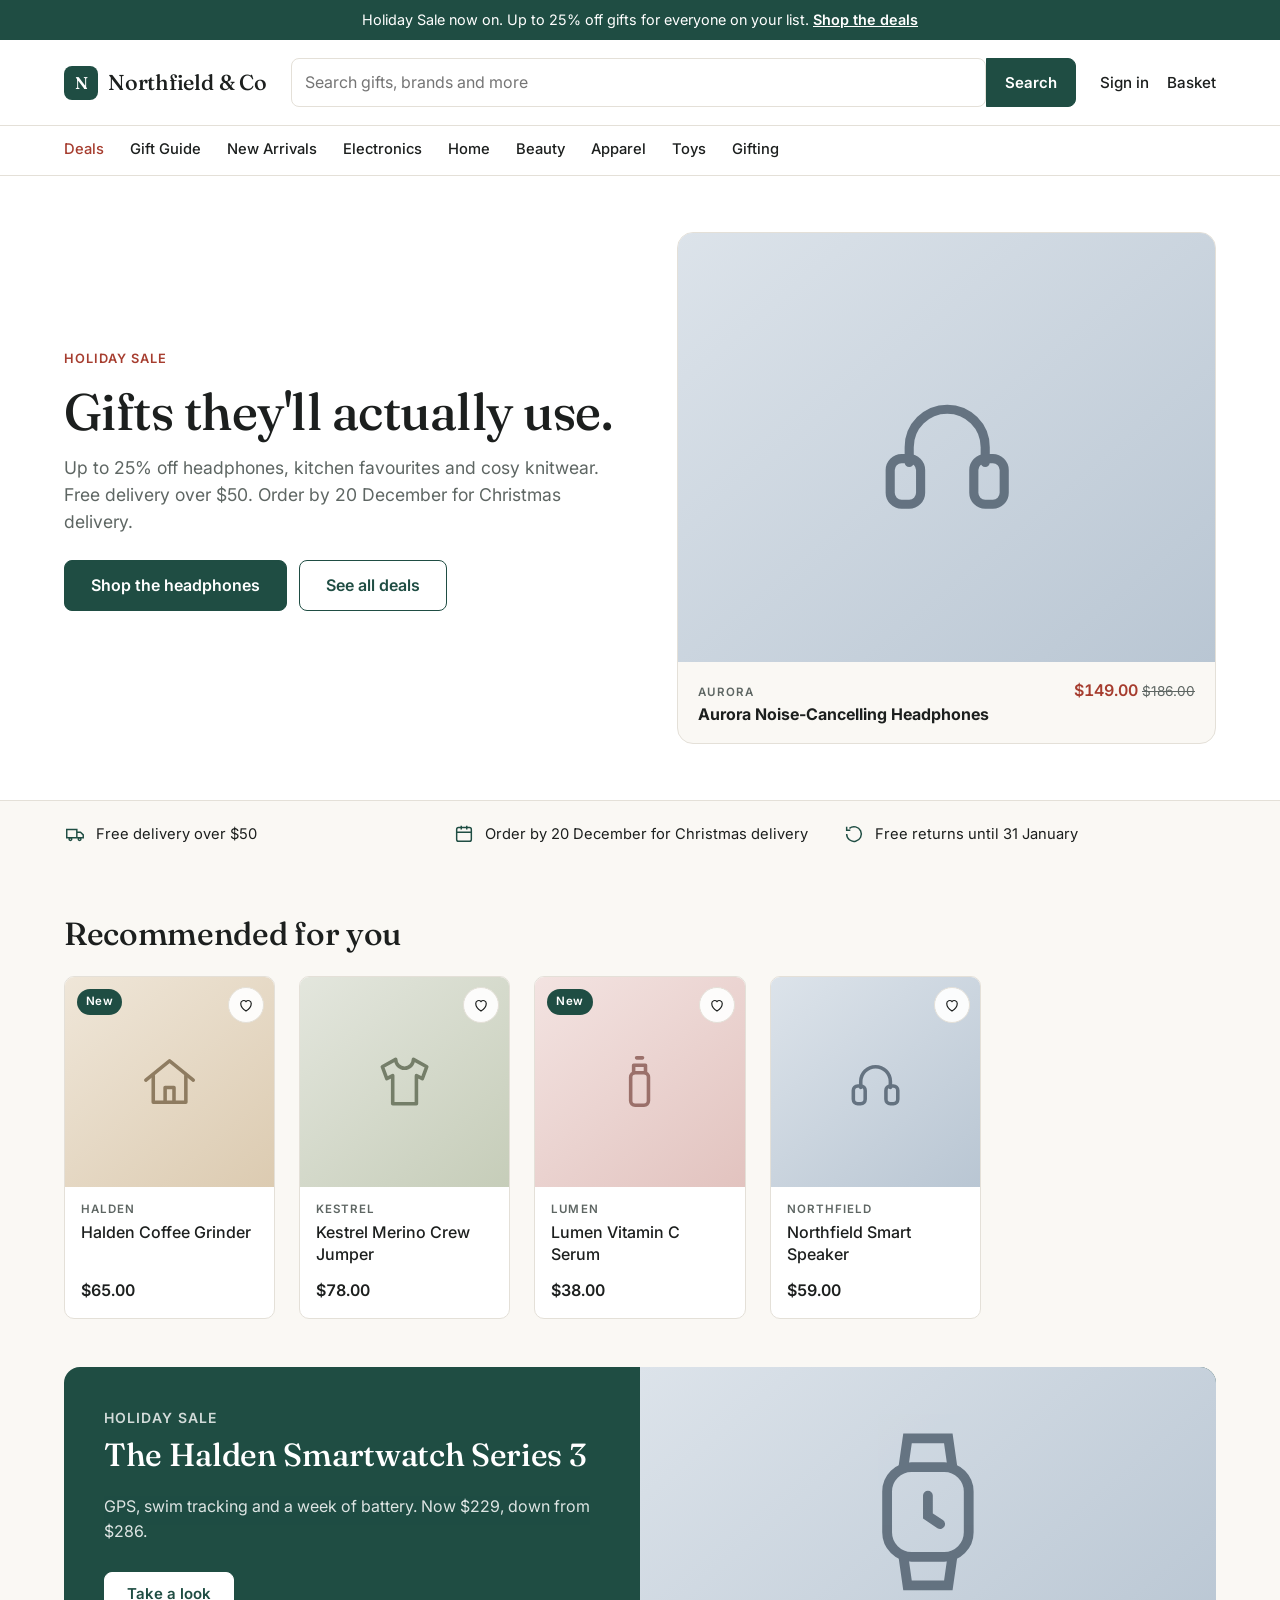
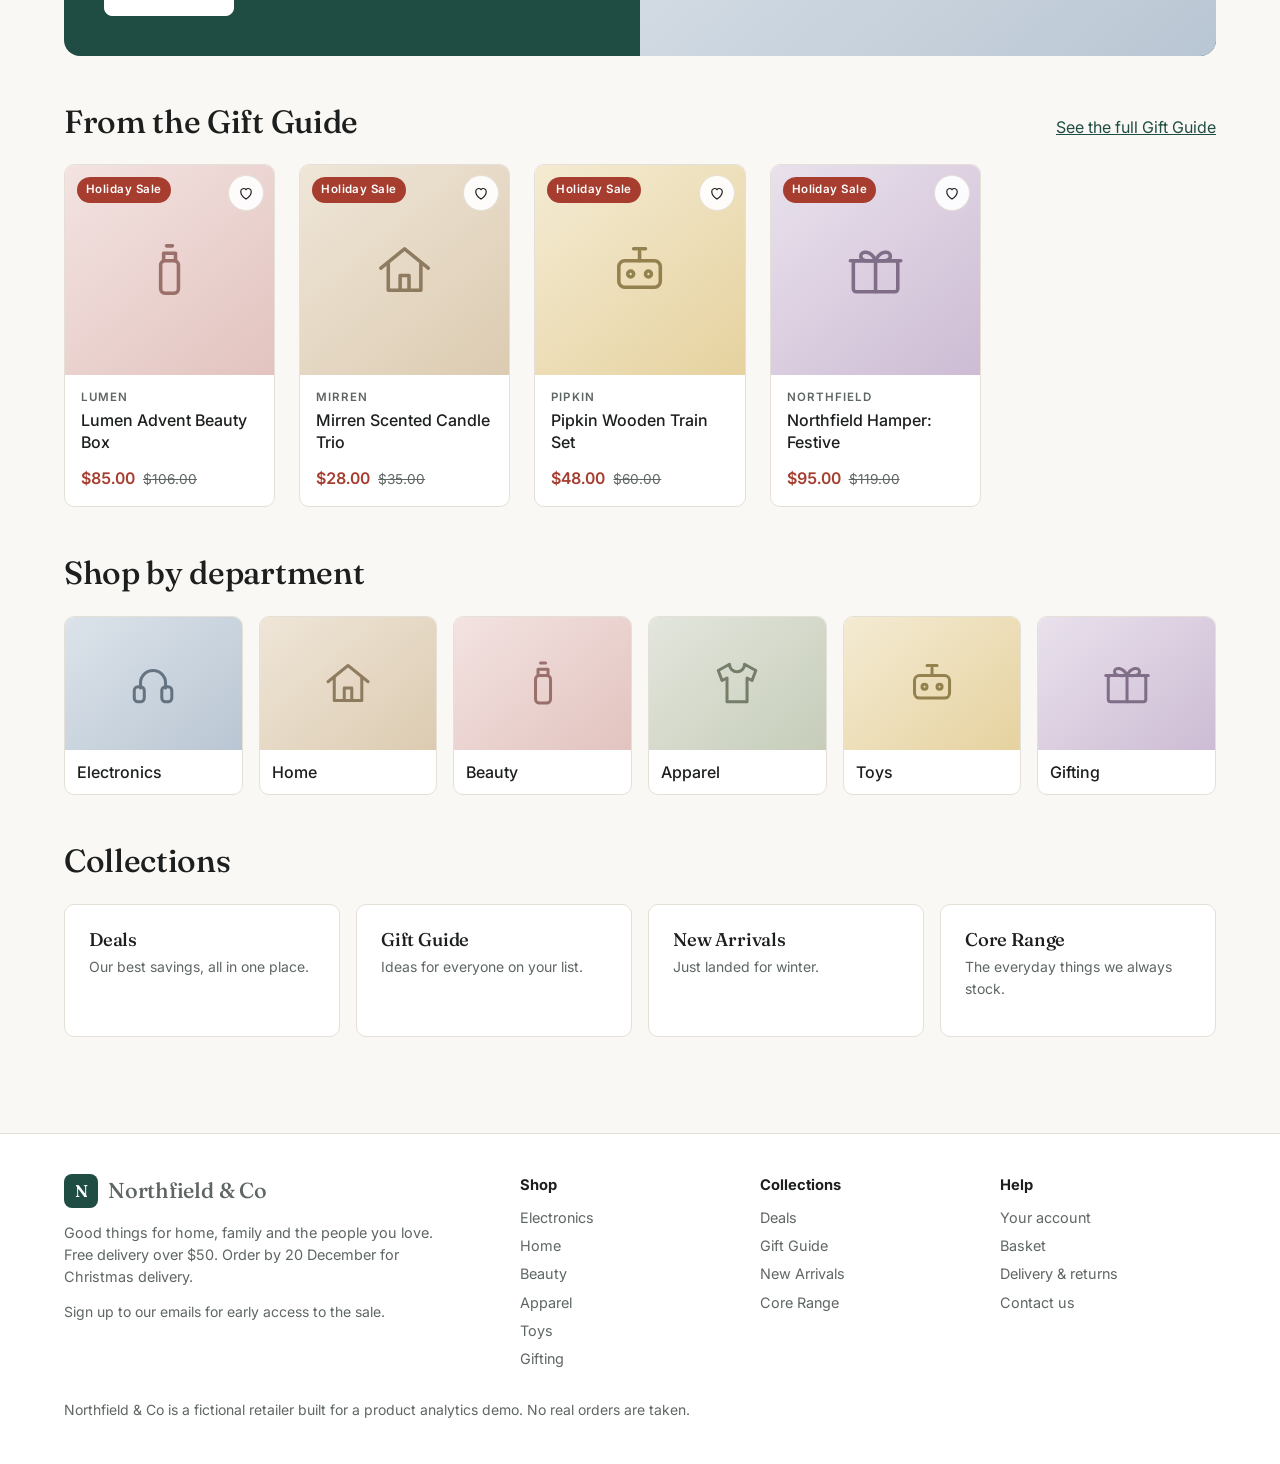
<file: index.html>
<!doctype html>
<html lang="en">
<head>
<meta charset="utf-8">
<!-- Analytics + Session Replay -->
<script src="https://cdn.amplitude.com/script/03eb4ab7377111df0f8b2c26bb58d3a5.js"></script>

<!-- Web Experiment: lets the visual editor attach. Keep it even though no experiment
     is configured yet, it costs nothing and saves a redeploy later -->
<script src="https://cdn.amplitude.com/script/03eb4ab7377111df0f8b2c26bb58d3a5.experiment.js"></script>

<!-- Guides & Surveys -->
<script src="https://cdn.amplitude.com/script/03eb4ab7377111df0f8b2c26bb58d3a5.engagement.js"></script>
<script>
  if (window.amplitude) {
    if (window.sessionReplay) amplitude.add(window.sessionReplay.plugin({ sampleRate: 1 }));
    if (window.engagement)    amplitude.add(window.engagement.plugin());
    amplitude.init("03eb4ab7377111df0f8b2c26bb58d3a5", { fetchRemoteConfig: true, autocapture: true });
  }
</script>
<meta name="viewport" content="width=device-width, initial-scale=1">
<title>Northfield &amp; Co — Gifts, home and more</title>
<link rel="icon" href="data:image/svg+xml,%3Csvg xmlns=%27http://www.w3.org/2000/svg%27 viewBox=%270 0 32 32%27%3E%3Crect width=%2732%27 height=%2732%27 rx=%277%27 fill=%27%231F4D43%27/%3E%3Ctext x=%2716%27 y=%2722%27 font-family=%27Georgia,serif%27 font-size=%2718%27 fill=%27white%27 text-anchor=%27middle%27%3EN%3C/text%3E%3C/svg%3E">
<link rel="preconnect" href="https://fonts.googleapis.com">
<link rel="preconnect" href="https://fonts.gstatic.com" crossorigin>
<link rel="stylesheet" href="https://fonts.googleapis.com/css2?family=Fraunces:opsz,wght@9..144,500;9..144,600&family=Inter:wght@400;500;600&display=swap">
<link rel="stylesheet" href="./assets/app.css">
</head>
<body>
<div id="site-header"></div>

<main>
  <section class="hero" data-promo-name="Holiday Sale Hero" data-promo-slot="homepage_hero">
    <div class="wrap hero-grid">
      <div>
        <span class="eyebrow">Holiday Sale</span>
        <h1>Gifts they'll actually use.</h1>
        <p class="lead">Up to 25% off headphones, kitchen favourites and cosy knitwear. Free delivery over $50. Order by 20 December for Christmas delivery.</p>
        <div class="hero-actions">
          <a class="btn btn-lg" id="hero-cta" href="product.html">Shop the headphones</a>
          <a class="btn btn-lg btn-ghost" href="category.html?collection=deals">See all deals</a>
        </div>
      </div>
      <a class="hero-feature" id="hero-feature" href="product.html"></a>
    </div>
  </section>

  <div class="wrap">
    <div class="trust">
      <div><svg viewBox="0 0 24 24" fill="none" stroke="currentColor" stroke-width="1.6"><path d="M3 7h11v9H3zM14 10h4l3 3v3h-7"/><circle cx="7" cy="17.5" r="1.5"/><circle cx="17" cy="17.5" r="1.5"/></svg>Free delivery over $50</div>
      <div><svg viewBox="0 0 24 24" fill="none" stroke="currentColor" stroke-width="1.6"><rect x="4" y="5" width="16" height="15" rx="2"/><path d="M4 10h16M9 3v4M15 3v4"/></svg>Order by 20 December for Christmas delivery</div>
      <div><svg viewBox="0 0 24 24" fill="none" stroke="currentColor" stroke-width="1.6"><path d="M4 12a8 8 0 1 0 3-6.2"/><path d="M4 4v4h4"/></svg>Free returns until 31 January</div>
    </div>
  </div>

  <section class="section">
    <div class="wrap">
      <div class="section-head"><h2>Recommended for you</h2></div>
      <div class="grid grid-4" id="home-recs"></div>
    </div>
  </section>

  <section class="section" style="padding-top:0">
    <div class="wrap">
      <a class="promo-tile" id="promo-tile" href="product.html" data-promo-name="Smartwatch Spotlight" data-promo-slot="mid_page">
        <div class="promo-copy">
          <span class="small" style="opacity:.8;letter-spacing:.08em;text-transform:uppercase;font-weight:600">Holiday Sale</span>
          <h2>The Halden Smartwatch Series 3</h2>
          <p style="opacity:.85">GPS, swim tracking and a week of battery. Now $229, down from $286.</p>
          <span class="btn">Take a look</span>
        </div>
        <div class="ph ph-Electronics" aria-hidden="true"><svg viewBox="0 0 24 24" fill="none" stroke="currentColor" stroke-width="1.2" stroke-linecap="round"><rect x="7" y="6.5" width="10" height="11" rx="3"/><path d="M9 6.5 9.5 3h5l.5 3.5M9 17.5l.5 3.5h5l.5-3.5M12 10v2.5l1.5 1"/></svg></div>
      </a>
    </div>
  </section>

  <section class="section" style="padding-top:0">
    <div class="wrap">
      <div class="section-head"><h2>From the Gift Guide</h2><a href="category.html?collection=Gift%20Guide">See the full Gift Guide</a></div>
      <div class="grid grid-4" id="home-gifts"></div>
    </div>
  </section>

  <section class="section" style="padding-top:0">
    <div class="wrap">
      <div class="section-head"><h2>Shop by department</h2></div>
      <div class="tiles" id="home-tiles"></div>
    </div>
  </section>

  <section class="section" style="padding-top:0">
    <div class="wrap">
      <div class="section-head"><h2>Collections</h2></div>
      <div class="collections">
        <a class="collection-card" href="category.html?collection=deals"><h3>Deals</h3><p class="muted small">Our best savings, all in one place.</p></a>
        <a class="collection-card" href="category.html?collection=Gift%20Guide"><h3>Gift Guide</h3><p class="muted small">Ideas for everyone on your list.</p></a>
        <a class="collection-card" href="category.html?collection=New%20Arrivals"><h3>New Arrivals</h3><p class="muted small">Just landed for winter.</p></a>
        <a class="collection-card" href="category.html?collection=Core%20Range"><h3>Core Range</h3><p class="muted small">The everyday things we always stock.</p></a>
      </div>
    </div>
  </section>
</main>

<div id="site-footer"></div>
<script src="./assets/catalogue.js"></script>
<script src="./assets/app.js"></script>
<script src="./assets/home.js"></script>
</body>
</html>
</file>
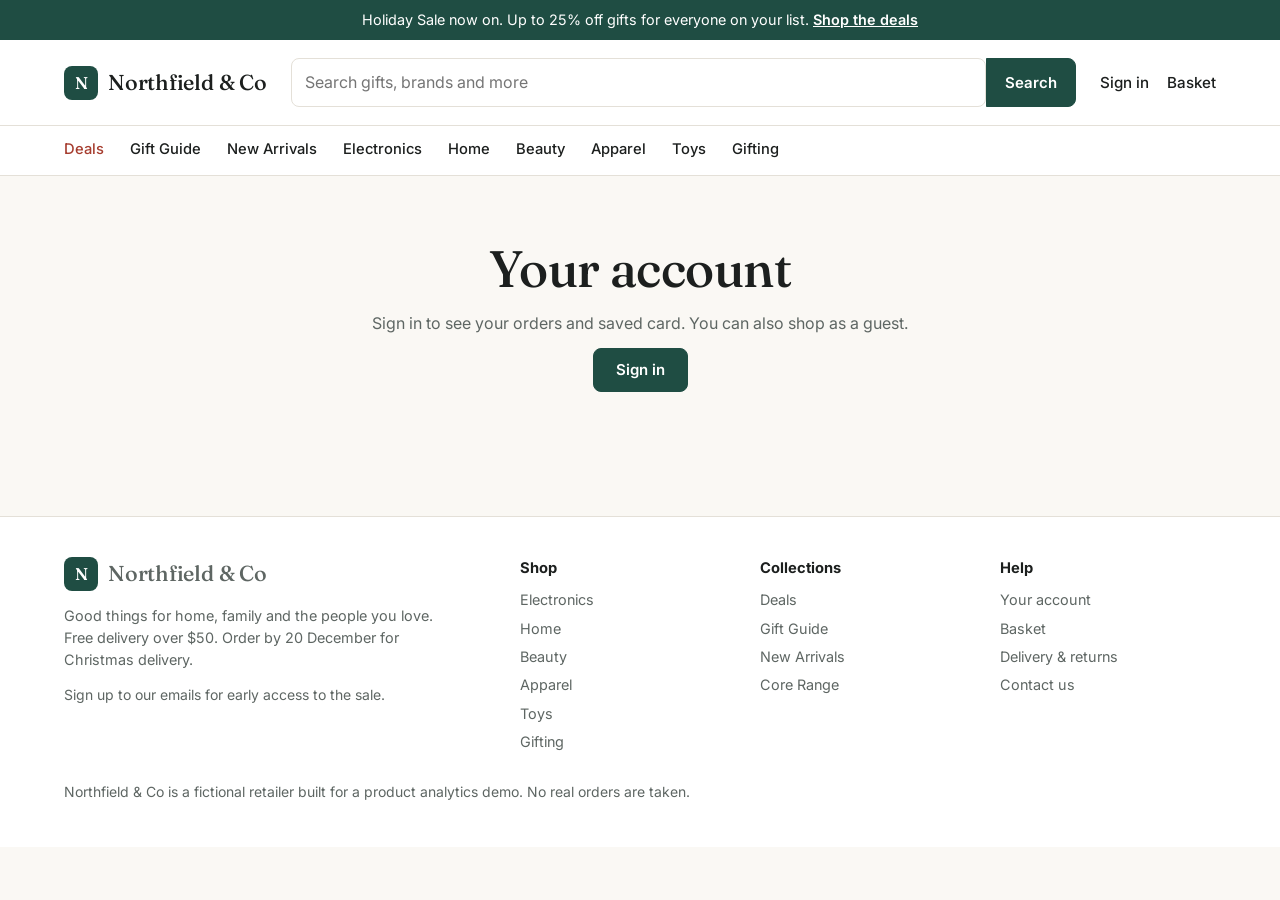
<file: account.html>
<!doctype html>
<html lang="en">
<head>
<meta charset="utf-8">
<!-- Analytics + Session Replay -->
<script src="https://cdn.amplitude.com/script/03eb4ab7377111df0f8b2c26bb58d3a5.js"></script>

<!-- Web Experiment: lets the visual editor attach. Keep it even though no experiment
     is configured yet, it costs nothing and saves a redeploy later -->
<script src="https://cdn.amplitude.com/script/03eb4ab7377111df0f8b2c26bb58d3a5.experiment.js"></script>

<!-- Guides & Surveys -->
<script src="https://cdn.amplitude.com/script/03eb4ab7377111df0f8b2c26bb58d3a5.engagement.js"></script>
<script>
  if (window.amplitude) {
    if (window.sessionReplay) amplitude.add(window.sessionReplay.plugin({ sampleRate: 1 }));
    if (window.engagement)    amplitude.add(window.engagement.plugin());
    amplitude.init("03eb4ab7377111df0f8b2c26bb58d3a5", { fetchRemoteConfig: true, autocapture: true });
  }
</script>
<meta name="viewport" content="width=device-width, initial-scale=1">
<title>Your account — Northfield &amp; Co</title>
<link rel="icon" href="data:image/svg+xml,%3Csvg xmlns=%27http://www.w3.org/2000/svg%27 viewBox=%270 0 32 32%27%3E%3Crect width=%2732%27 height=%2732%27 rx=%277%27 fill=%27%231F4D43%27/%3E%3Ctext x=%2716%27 y=%2722%27 font-family=%27Georgia,serif%27 font-size=%2718%27 fill=%27white%27 text-anchor=%27middle%27%3EN%3C/text%3E%3C/svg%3E">
<link rel="preconnect" href="https://fonts.googleapis.com">
<link rel="preconnect" href="https://fonts.gstatic.com" crossorigin>
<link rel="stylesheet" href="https://fonts.googleapis.com/css2?family=Fraunces:opsz,wght@9..144,500;9..144,600&family=Inter:wght@400;500;600&display=swap">
<link rel="stylesheet" href="./assets/app.css">
</head>
<body>
<div id="site-header"></div>

<main class="wrap" id="account-main"></main>

<div id="site-footer"></div>
<script src="./assets/catalogue.js"></script>
<script src="./assets/app.js"></script>
<script src="./assets/account.js"></script>
</body>
</html>
</file>
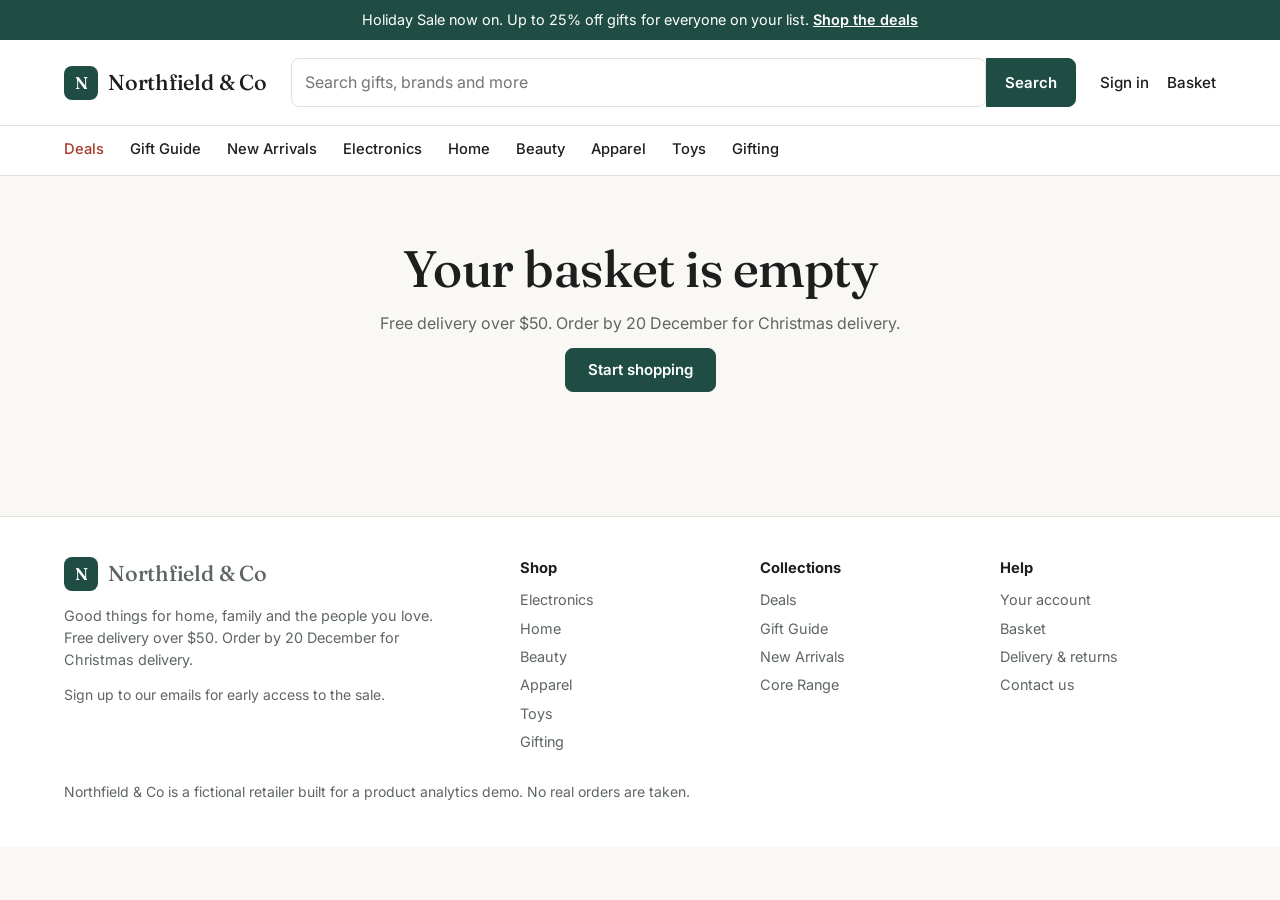
<file: cart.html>
<!doctype html>
<html lang="en">
<head>
<meta charset="utf-8">
<!-- Analytics + Session Replay -->
<script src="https://cdn.amplitude.com/script/03eb4ab7377111df0f8b2c26bb58d3a5.js"></script>

<!-- Web Experiment: lets the visual editor attach. Keep it even though no experiment
     is configured yet, it costs nothing and saves a redeploy later -->
<script src="https://cdn.amplitude.com/script/03eb4ab7377111df0f8b2c26bb58d3a5.experiment.js"></script>

<!-- Guides & Surveys -->
<script src="https://cdn.amplitude.com/script/03eb4ab7377111df0f8b2c26bb58d3a5.engagement.js"></script>
<script>
  if (window.amplitude) {
    if (window.sessionReplay) amplitude.add(window.sessionReplay.plugin({ sampleRate: 1 }));
    if (window.engagement)    amplitude.add(window.engagement.plugin());
    amplitude.init("03eb4ab7377111df0f8b2c26bb58d3a5", { fetchRemoteConfig: true, autocapture: true });
  }
</script>
<meta name="viewport" content="width=device-width, initial-scale=1">
<title>Your basket — Northfield &amp; Co</title>
<link rel="icon" href="data:image/svg+xml,%3Csvg xmlns=%27http://www.w3.org/2000/svg%27 viewBox=%270 0 32 32%27%3E%3Crect width=%2732%27 height=%2732%27 rx=%277%27 fill=%27%231F4D43%27/%3E%3Ctext x=%2716%27 y=%2722%27 font-family=%27Georgia,serif%27 font-size=%2718%27 fill=%27white%27 text-anchor=%27middle%27%3EN%3C/text%3E%3C/svg%3E">
<link rel="preconnect" href="https://fonts.googleapis.com">
<link rel="preconnect" href="https://fonts.gstatic.com" crossorigin>
<link rel="stylesheet" href="https://fonts.googleapis.com/css2?family=Fraunces:opsz,wght@9..144,500;9..144,600&family=Inter:wght@400;500;600&display=swap">
<link rel="stylesheet" href="./assets/app.css">
</head>
<body>
<div id="site-header"></div>

<main class="wrap" id="cart-main"></main>

<div id="site-footer"></div>
<script src="./assets/catalogue.js"></script>
<script src="./assets/app.js"></script>
<script src="./assets/cart.js"></script>
</body>
</html>
</file>
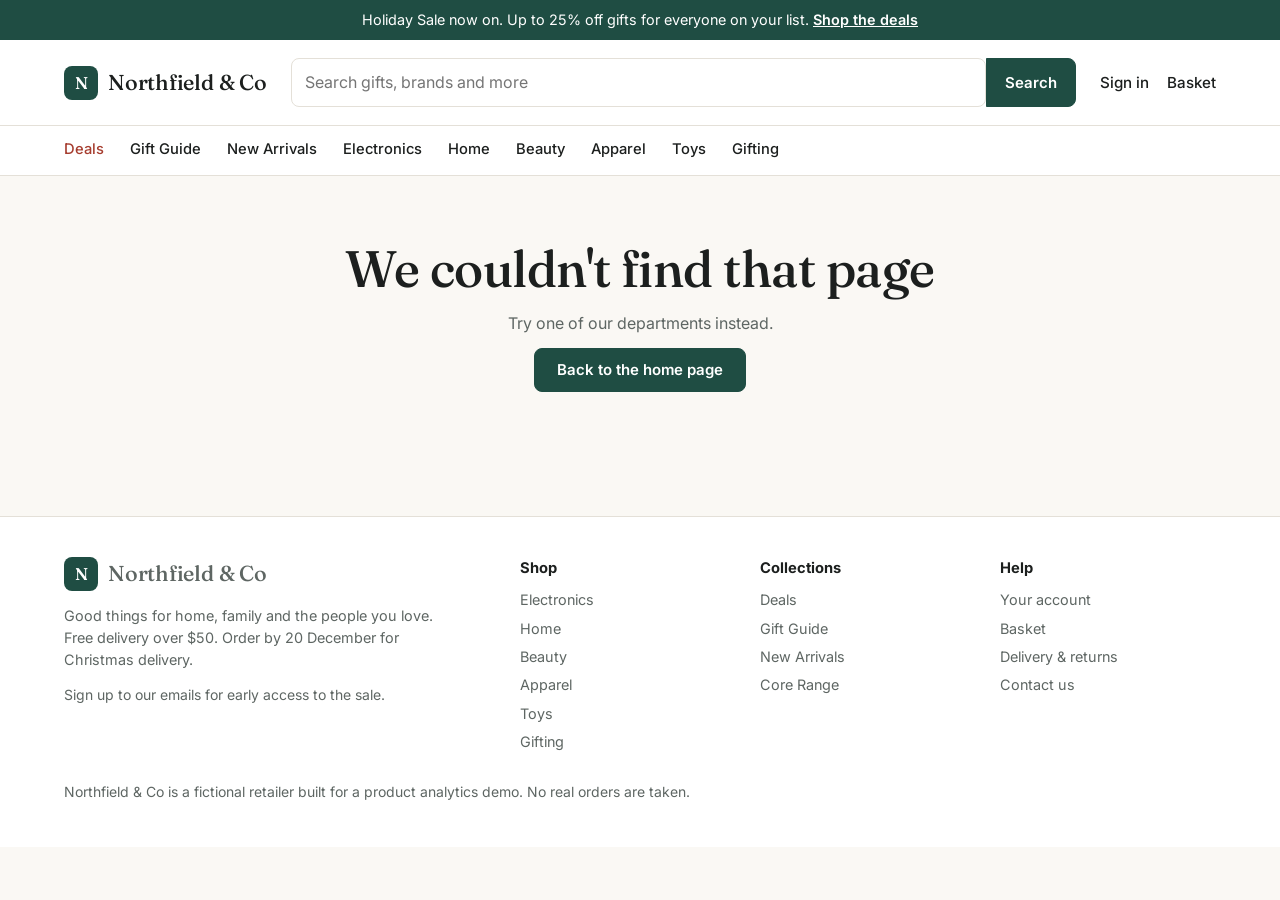
<file: category.html>
<!doctype html>
<html lang="en">
<head>
<meta charset="utf-8">
<!-- Analytics + Session Replay -->
<script src="https://cdn.amplitude.com/script/03eb4ab7377111df0f8b2c26bb58d3a5.js"></script>

<!-- Web Experiment: lets the visual editor attach. Keep it even though no experiment
     is configured yet, it costs nothing and saves a redeploy later -->
<script src="https://cdn.amplitude.com/script/03eb4ab7377111df0f8b2c26bb58d3a5.experiment.js"></script>

<!-- Guides & Surveys -->
<script src="https://cdn.amplitude.com/script/03eb4ab7377111df0f8b2c26bb58d3a5.engagement.js"></script>
<script>
  if (window.amplitude) {
    if (window.sessionReplay) amplitude.add(window.sessionReplay.plugin({ sampleRate: 1 }));
    if (window.engagement)    amplitude.add(window.engagement.plugin());
    amplitude.init("03eb4ab7377111df0f8b2c26bb58d3a5", { fetchRemoteConfig: true, autocapture: true });
  }
</script>
<meta name="viewport" content="width=device-width, initial-scale=1">
<title>Shop — Northfield &amp; Co</title>
<link rel="icon" href="data:image/svg+xml,%3Csvg xmlns=%27http://www.w3.org/2000/svg%27 viewBox=%270 0 32 32%27%3E%3Crect width=%2732%27 height=%2732%27 rx=%277%27 fill=%27%231F4D43%27/%3E%3Ctext x=%2716%27 y=%2722%27 font-family=%27Georgia,serif%27 font-size=%2718%27 fill=%27white%27 text-anchor=%27middle%27%3EN%3C/text%3E%3C/svg%3E">
<link rel="preconnect" href="https://fonts.googleapis.com">
<link rel="preconnect" href="https://fonts.gstatic.com" crossorigin>
<link rel="stylesheet" href="https://fonts.googleapis.com/css2?family=Fraunces:opsz,wght@9..144,500;9..144,600&family=Inter:wght@400;500;600&display=swap">
<link rel="stylesheet" href="./assets/app.css">
</head>
<body>
<div id="site-header"></div>

<main class="wrap" id="category-main"></main>

<div id="site-footer"></div>
<script src="./assets/catalogue.js"></script>
<script src="./assets/app.js"></script>
<script src="./assets/category.js"></script>
</body>
</html>
</file>
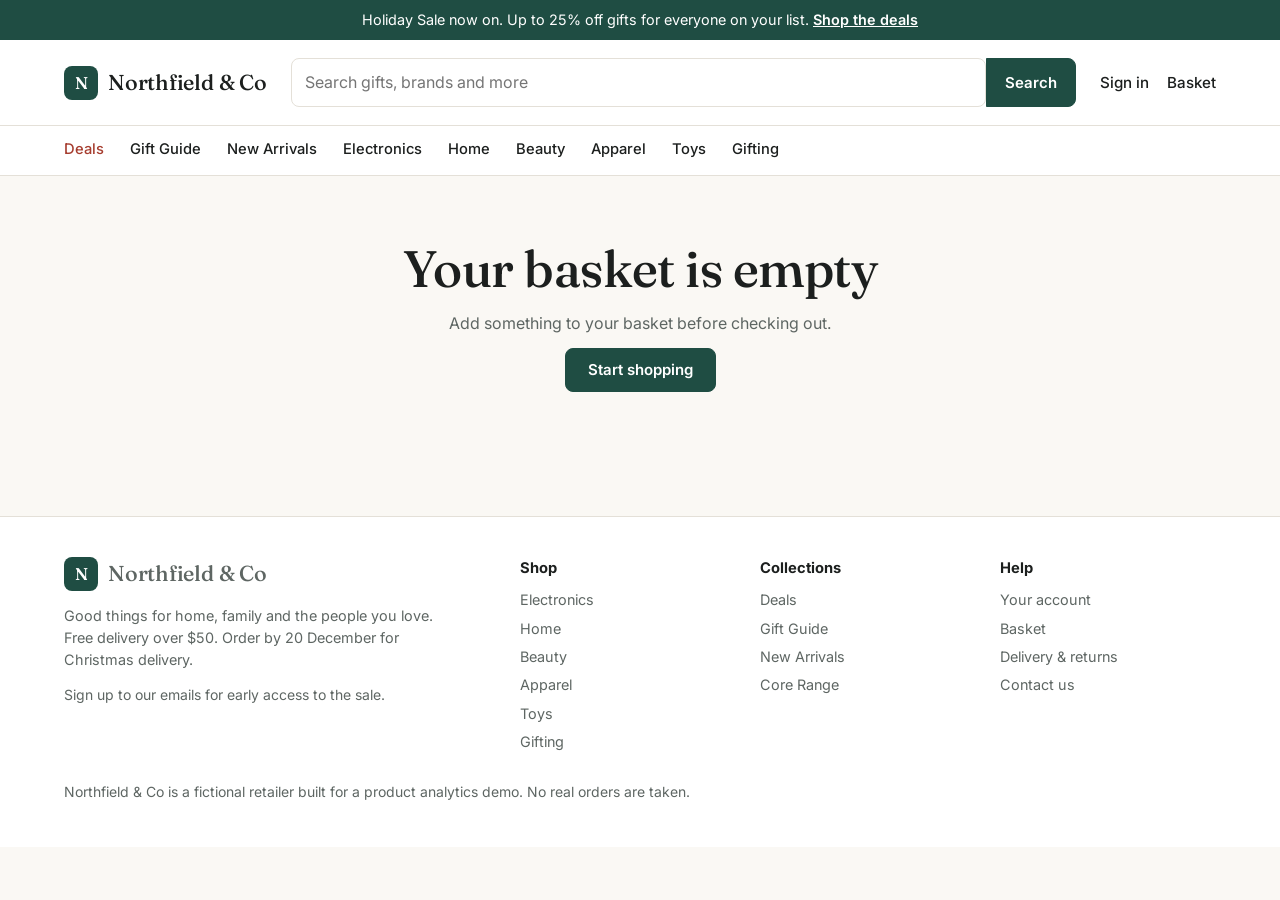
<file: checkout.html>
<!doctype html>
<html lang="en">
<head>
<meta charset="utf-8">
<!-- Analytics + Session Replay -->
<script src="https://cdn.amplitude.com/script/03eb4ab7377111df0f8b2c26bb58d3a5.js"></script>

<!-- Web Experiment: lets the visual editor attach. Keep it even though no experiment
     is configured yet, it costs nothing and saves a redeploy later -->
<script src="https://cdn.amplitude.com/script/03eb4ab7377111df0f8b2c26bb58d3a5.experiment.js"></script>

<!-- Guides & Surveys -->
<script src="https://cdn.amplitude.com/script/03eb4ab7377111df0f8b2c26bb58d3a5.engagement.js"></script>
<script>
  if (window.amplitude) {
    if (window.sessionReplay) amplitude.add(window.sessionReplay.plugin({ sampleRate: 1 }));
    if (window.engagement)    amplitude.add(window.engagement.plugin());
    amplitude.init("03eb4ab7377111df0f8b2c26bb58d3a5", { fetchRemoteConfig: true, autocapture: true });
  }
</script>
<meta name="viewport" content="width=device-width, initial-scale=1">
<title>Checkout — Northfield &amp; Co</title>
<link rel="icon" href="data:image/svg+xml,%3Csvg xmlns=%27http://www.w3.org/2000/svg%27 viewBox=%270 0 32 32%27%3E%3Crect width=%2732%27 height=%2732%27 rx=%277%27 fill=%27%231F4D43%27/%3E%3Ctext x=%2716%27 y=%2722%27 font-family=%27Georgia,serif%27 font-size=%2718%27 fill=%27white%27 text-anchor=%27middle%27%3EN%3C/text%3E%3C/svg%3E">
<link rel="preconnect" href="https://fonts.googleapis.com">
<link rel="preconnect" href="https://fonts.gstatic.com" crossorigin>
<link rel="stylesheet" href="https://fonts.googleapis.com/css2?family=Fraunces:opsz,wght@9..144,500;9..144,600&family=Inter:wght@400;500;600&display=swap">
<link rel="stylesheet" href="./assets/app.css">
</head>
<body>
<div id="site-header"></div>

<main class="wrap" id="checkout-main"></main>

<div id="site-footer"></div>
<script src="./assets/catalogue.js"></script>
<script src="./assets/app.js"></script>
<script src="./assets/checkout.js"></script>
</body>
</html>
</file>
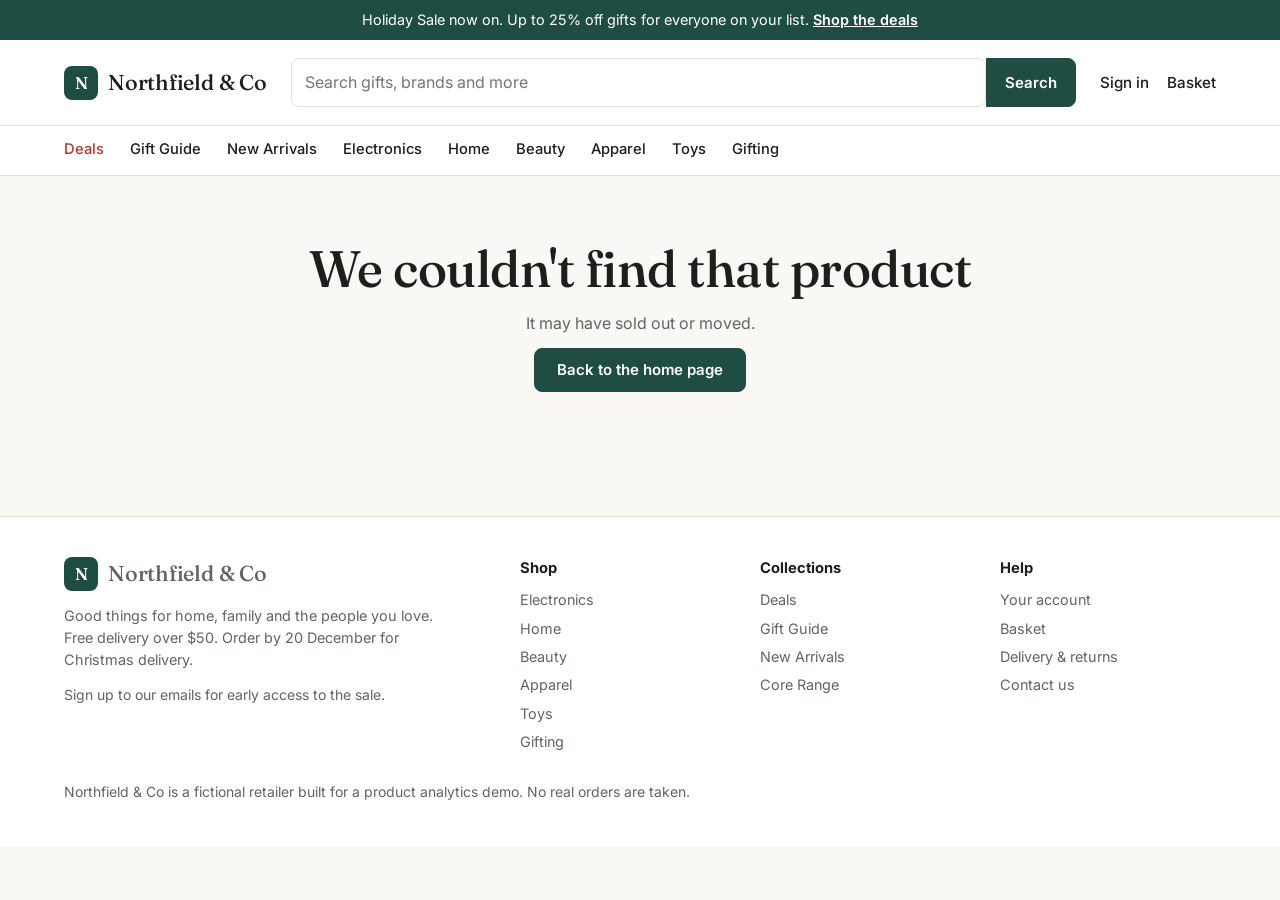
<file: product.html>
<!doctype html>
<html lang="en">
<head>
<meta charset="utf-8">
<!-- Analytics + Session Replay -->
<script src="https://cdn.amplitude.com/script/03eb4ab7377111df0f8b2c26bb58d3a5.js"></script>

<!-- Web Experiment: lets the visual editor attach. Keep it even though no experiment
     is configured yet, it costs nothing and saves a redeploy later -->
<script src="https://cdn.amplitude.com/script/03eb4ab7377111df0f8b2c26bb58d3a5.experiment.js"></script>

<!-- Guides & Surveys -->
<script src="https://cdn.amplitude.com/script/03eb4ab7377111df0f8b2c26bb58d3a5.engagement.js"></script>
<script>
  if (window.amplitude) {
    if (window.sessionReplay) amplitude.add(window.sessionReplay.plugin({ sampleRate: 1 }));
    if (window.engagement)    amplitude.add(window.engagement.plugin());
    amplitude.init("03eb4ab7377111df0f8b2c26bb58d3a5", { fetchRemoteConfig: true, autocapture: true });
  }
</script>
<meta name="viewport" content="width=device-width, initial-scale=1">
<title>Northfield &amp; Co</title>
<link rel="icon" href="data:image/svg+xml,%3Csvg xmlns=%27http://www.w3.org/2000/svg%27 viewBox=%270 0 32 32%27%3E%3Crect width=%2732%27 height=%2732%27 rx=%277%27 fill=%27%231F4D43%27/%3E%3Ctext x=%2716%27 y=%2722%27 font-family=%27Georgia,serif%27 font-size=%2718%27 fill=%27white%27 text-anchor=%27middle%27%3EN%3C/text%3E%3C/svg%3E">
<link rel="preconnect" href="https://fonts.googleapis.com">
<link rel="preconnect" href="https://fonts.gstatic.com" crossorigin>
<link rel="stylesheet" href="https://fonts.googleapis.com/css2?family=Fraunces:opsz,wght@9..144,500;9..144,600&family=Inter:wght@400;500;600&display=swap">
<link rel="stylesheet" href="./assets/app.css">
</head>
<body>
<div id="site-header"></div>

<main class="wrap" id="product-main"></main>

<div id="site-footer"></div>
<script src="./assets/catalogue.js"></script>
<script src="./assets/app.js"></script>
<script src="./assets/product.js"></script>
</body>
</html>
</file>
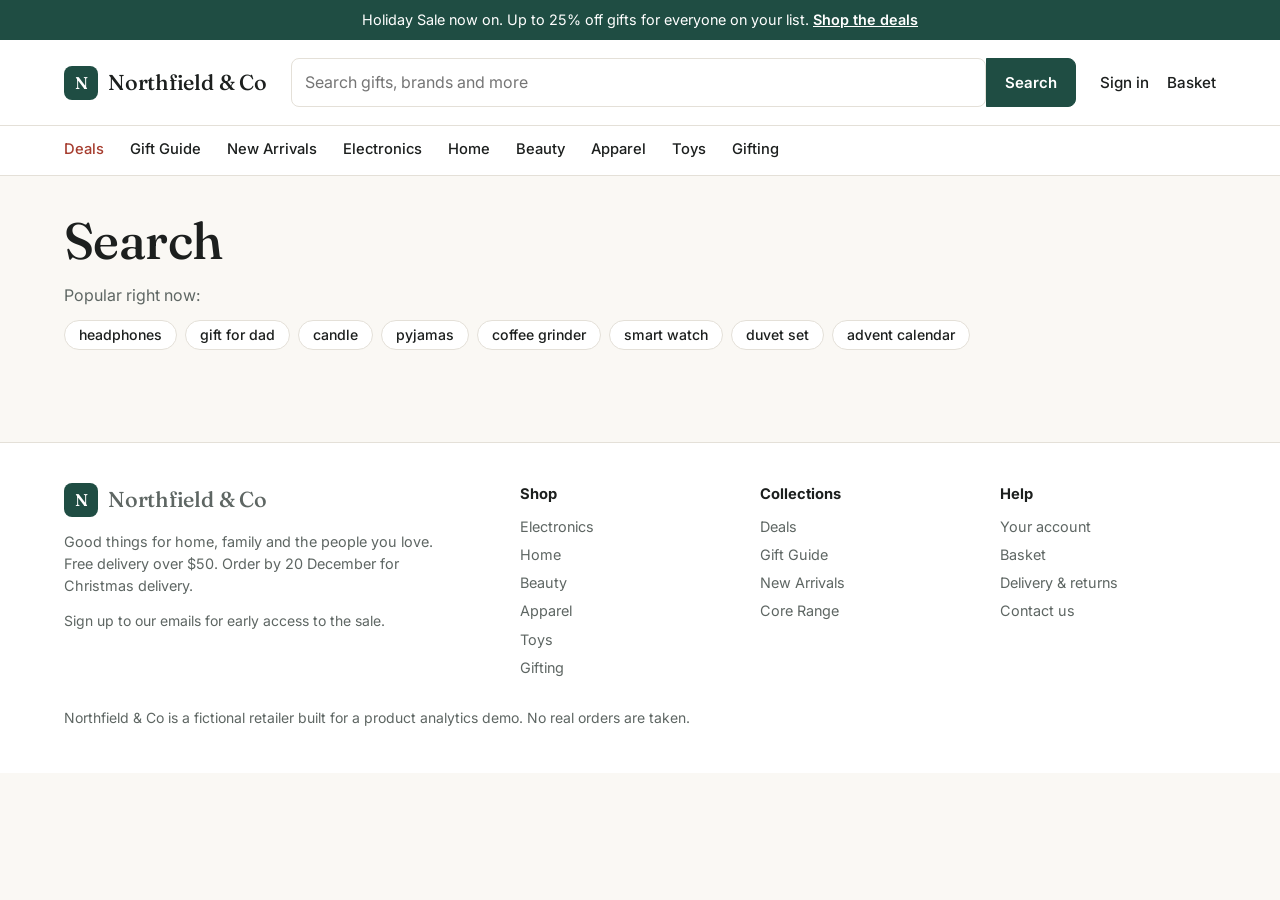
<file: search.html>
<!doctype html>
<html lang="en">
<head>
<meta charset="utf-8">
<!-- Analytics + Session Replay -->
<script src="https://cdn.amplitude.com/script/03eb4ab7377111df0f8b2c26bb58d3a5.js"></script>

<!-- Web Experiment: lets the visual editor attach. Keep it even though no experiment
     is configured yet, it costs nothing and saves a redeploy later -->
<script src="https://cdn.amplitude.com/script/03eb4ab7377111df0f8b2c26bb58d3a5.experiment.js"></script>

<!-- Guides & Surveys -->
<script src="https://cdn.amplitude.com/script/03eb4ab7377111df0f8b2c26bb58d3a5.engagement.js"></script>
<script>
  if (window.amplitude) {
    if (window.sessionReplay) amplitude.add(window.sessionReplay.plugin({ sampleRate: 1 }));
    if (window.engagement)    amplitude.add(window.engagement.plugin());
    amplitude.init("03eb4ab7377111df0f8b2c26bb58d3a5", { fetchRemoteConfig: true, autocapture: true });
  }
</script>
<meta name="viewport" content="width=device-width, initial-scale=1">
<title>Search — Northfield &amp; Co</title>
<link rel="icon" href="data:image/svg+xml,%3Csvg xmlns=%27http://www.w3.org/2000/svg%27 viewBox=%270 0 32 32%27%3E%3Crect width=%2732%27 height=%2732%27 rx=%277%27 fill=%27%231F4D43%27/%3E%3Ctext x=%2716%27 y=%2722%27 font-family=%27Georgia,serif%27 font-size=%2718%27 fill=%27white%27 text-anchor=%27middle%27%3EN%3C/text%3E%3C/svg%3E">
<link rel="preconnect" href="https://fonts.googleapis.com">
<link rel="preconnect" href="https://fonts.gstatic.com" crossorigin>
<link rel="stylesheet" href="https://fonts.googleapis.com/css2?family=Fraunces:opsz,wght@9..144,500;9..144,600&family=Inter:wght@400;500;600&display=swap">
<link rel="stylesheet" href="./assets/app.css">
</head>
<body>
<div id="site-header"></div>

<main class="wrap" id="search-main"></main>

<div id="site-footer"></div>
<script src="./assets/catalogue.js"></script>
<script src="./assets/app.js"></script>
<script src="./assets/search.js"></script>
</body>
</html>
</file>
<file: assets/app.css>
/* Northfield & Co — shared styles. Colour and type tokens are documented in brand.md */
:root {
  --pine: #1F4D43;
  --pine-dark: #163A32;
  --pine-tint: #E6EFEC;
  --paper: #FAF8F4;
  --white: #FFFFFF;
  --ink: #1C1F1E;
  --muted: #5E6663;
  --line: #E4E0D8;
  --sale: #A63D2F;
  --gold: #B8893A;
  --radius: 10px;
  --serif: "Fraunces", Georgia, "Times New Roman", serif;
  --sans: "Inter", system-ui, -apple-system, "Segoe UI", Roboto, sans-serif;
  --wrap: 1200px;
}

* { box-sizing: border-box; }
html { -webkit-text-size-adjust: 100%; }
body {
  margin: 0;
  background: var(--paper);
  color: var(--ink);
  font: 400 16px/1.55 var(--sans);
}
img, svg { max-width: 100%; }
a { color: var(--pine); }
a:hover { color: var(--pine-dark); }
h1, h2, h3 { font-family: var(--serif); font-weight: 500; line-height: 1.15; letter-spacing: -0.01em; margin: 0 0 12px; }
h1 { font-size: clamp(2rem, 4.5vw, 3.2rem); }
h2 { font-size: clamp(1.5rem, 3vw, 2rem); }
h3 { font-size: 1.15rem; }
p { margin: 0 0 12px; }
[hidden] { display: none !important; }

.wrap { max-width: var(--wrap); margin: 0 auto; padding: 0 24px; }
@media (max-width: 600px) { .wrap { padding: 0 16px; } }
.muted { color: var(--muted); }
.small { font-size: 0.875rem; }
.section { padding: 48px 0; }
.section-head { display: flex; align-items: baseline; justify-content: space-between; gap: 16px; flex-wrap: wrap; margin-bottom: 24px; }
.section-head h2 { margin: 0; }

/* Buttons */
.btn {
  display: inline-flex; align-items: center; justify-content: center; gap: 8px;
  padding: 12px 22px; border-radius: 8px; border: 1px solid var(--pine);
  background: var(--pine); color: #fff; font: 600 15px/1.2 var(--sans);
  text-decoration: none; cursor: pointer; transition: background .15s;
}
.btn:hover { background: var(--pine-dark); color: #fff; }
.btn-ghost { background: transparent; color: var(--pine); }
.btn-ghost:hover { background: var(--pine-tint); color: var(--pine-dark); }
.btn-block { width: 100%; }
.btn-lg { padding: 15px 26px; font-size: 16px; }
.btn:disabled { opacity: .5; cursor: not-allowed; }
.linkish { background: none; border: 0; padding: 0; color: var(--pine); font: inherit; text-decoration: underline; cursor: pointer; }

/* Sticky promo banner */
.promo-banner {
  position: sticky; top: 0; z-index: 30;
  background: var(--pine); color: #fff; text-align: center;
  padding: 9px 16px; padding-top: calc(9px + env(safe-area-inset-top, 0px));
  font-size: 0.9rem;
}
.promo-banner a { color: #fff; font-weight: 600; }
.promo-banner code { font: 600 0.85rem/1 var(--sans); letter-spacing: .04em; background: rgba(255,255,255,.14); padding: 3px 7px; border-radius: 4px; }

/* Header */
.site-header { background: var(--white); border-bottom: 1px solid var(--line); }
.header-row { display: flex; align-items: center; gap: 24px; padding: 18px 0; flex-wrap: wrap; }
.logo { display: flex; align-items: center; gap: 10px; text-decoration: none; color: var(--ink); }
.logo-mark { width: 34px; height: 34px; border-radius: 8px; background: var(--pine); color: #fff; display: grid; place-items: center; font: 600 17px/1 var(--serif); }
.logo-word { font: 500 1.35rem/1 var(--serif); letter-spacing: -0.01em; white-space: nowrap; }
.search-form { flex: 1 1 280px; display: flex; min-width: 0; }
.search-form input {
  flex: 1; min-width: 0; padding: 11px 14px; border: 1px solid var(--line); border-right: 0;
  border-radius: 8px 0 0 8px; font: inherit; background: var(--paper);
}
.search-form input:focus { outline: 2px solid var(--pine); outline-offset: -1px; background: #fff; }
.search-form button { border-radius: 0 8px 8px 0; padding: 0 18px; }
.header-actions { display: flex; align-items: center; gap: 18px; }
.header-actions a, .header-actions button { color: var(--ink); text-decoration: none; font-weight: 500; font-size: 0.95rem; background: none; border: 0; cursor: pointer; padding: 0; font-family: inherit; display: inline-flex; align-items: center; gap: 6px; }
.header-actions a:hover, .header-actions button:hover { color: var(--pine); }
.cart-count { background: var(--pine); color: #fff; border-radius: 999px; min-width: 20px; height: 20px; padding: 0 6px; font-size: 12px; font-weight: 600; display: inline-grid; place-items: center; }
.nav { border-top: 1px solid var(--line); }
.nav ul { list-style: none; margin: 0; padding: 0; display: flex; gap: 26px; overflow-x: auto; }
.nav a { display: block; padding: 12px 0; color: var(--ink); text-decoration: none; font-size: 0.92rem; font-weight: 500; white-space: nowrap; border-bottom: 2px solid transparent; }
.nav a:hover, .nav a.active { color: var(--pine); border-bottom-color: var(--pine); }
.nav a.nav-sale { color: var(--sale); }
@media (max-width: 720px) {
  .header-row { gap: 14px; }
  .search-form { order: 3; flex-basis: 100%; }
  .header-actions { margin-left: auto; }
}

/* Hero */
.hero { background: var(--white); border-bottom: 1px solid var(--line); }
.hero-grid { display: grid; grid-template-columns: 1.05fr 1fr; gap: 48px; align-items: center; padding-block: 56px; }
.hero .eyebrow { display: inline-block; font-size: 0.8rem; font-weight: 600; letter-spacing: .08em; text-transform: uppercase; color: var(--sale); margin-bottom: 14px; }
.hero p.lead { font-size: 1.1rem; color: var(--muted); max-width: 34em; }
.hero-actions { display: flex; gap: 12px; flex-wrap: wrap; margin: 24px 0 20px; }
.code-strip { display: flex; flex-wrap: wrap; gap: 8px; align-items: center; font-size: 0.9rem; color: var(--muted); }
.code-chip { font: 600 0.82rem/1 var(--sans); letter-spacing: .05em; border: 1px dashed var(--pine); color: var(--pine); padding: 6px 10px; border-radius: 6px; background: var(--pine-tint); }
.hero-feature { display: block; text-decoration: none; color: inherit; border-radius: 16px; overflow: hidden; background: var(--paper); border: 1px solid var(--line); }
.hero-feature .ph { aspect-ratio: 5 / 4; }
.hero-feature .hero-caption { padding: 16px 20px; display: flex; justify-content: space-between; gap: 12px; align-items: baseline; }
@media (max-width: 860px) { .hero-grid { grid-template-columns: 1fr; padding-block: 36px; gap: 28px; } }

/* Placeholder product art */
.ph { position: relative; display: grid; place-items: center; aspect-ratio: 1 / 1; width: 100%; }
.ph svg { width: 34%; height: auto; opacity: .7; }
.ph-Electronics { background: linear-gradient(140deg, #DCE3EA, #B9C6D3); color: #3A4A5A; }
.ph-Home { background: linear-gradient(140deg, #EFE6D8, #DCCBB1); color: #6A5537; }
.ph-Beauty { background: linear-gradient(140deg, #F3E3E1, #E2C3BF); color: #7A4740; }
.ph-Apparel { background: linear-gradient(140deg, #E3E6DD, #C6CDB9); color: #4D5840; }
.ph-Toys { background: linear-gradient(140deg, #F4EBD3, #E6D29F); color: #6E5A22; }
.ph-Gifting { background: linear-gradient(140deg, #E9E1EC, #CDBCD4); color: #5A4563; }

/* Product grid and cards */
.grid { display: grid; grid-template-columns: repeat(auto-fill, minmax(220px, 1fr)); gap: 24px; }
.grid-4 { grid-template-columns: repeat(auto-fill, minmax(200px, 1fr)); }
@media (max-width: 520px) { .grid, .grid-4 { grid-template-columns: repeat(2, minmax(0, 1fr)); gap: 14px; } }
.card { position: relative; background: var(--white); border: 1px solid var(--line); border-radius: var(--radius); overflow: hidden; display: flex; flex-direction: column; transition: box-shadow .15s, transform .15s; }
.card:hover { box-shadow: 0 6px 20px rgba(28,31,30,.08); transform: translateY(-2px); }
.card a.card-link { color: inherit; text-decoration: none; display: flex; flex-direction: column; flex: 1; }
.card-body { padding: 14px 16px 16px; display: flex; flex-direction: column; gap: 4px; flex: 1; }
.brand-label { font-size: 0.72rem; font-weight: 600; letter-spacing: .09em; text-transform: uppercase; color: var(--muted); }
.card-name { font-weight: 500; line-height: 1.35; }
.price-row { margin-top: auto; padding-top: 8px; display: flex; align-items: baseline; gap: 8px; }
.price { font-weight: 600; font-variant-numeric: tabular-nums; }
.price.sale { color: var(--sale); }
.was { color: var(--muted); text-decoration: line-through; font-size: 0.85rem; }
.badge { position: absolute; top: 12px; left: 12px; z-index: 2; background: var(--sale); color: #fff; font-size: 0.72rem; font-weight: 600; letter-spacing: .04em; padding: 4px 9px; border-radius: 999px; }
.badge-new { background: var(--pine); }
.save-btn { position: absolute; top: 10px; right: 10px; z-index: 2; width: 36px; height: 36px; border-radius: 999px; border: 1px solid var(--line); background: rgba(255,255,255,.92); display: grid; place-items: center; cursor: pointer; color: var(--ink); }
.save-btn svg { width: 18px; height: 18px; }
.save-btn[aria-pressed="true"] { color: var(--sale); }
.save-btn[aria-pressed="true"] svg path { fill: currentColor; }

/* Category tiles */
.tiles { display: grid; grid-template-columns: repeat(6, minmax(0, 1fr)); gap: 16px; }
@media (max-width: 900px) { .tiles { grid-template-columns: repeat(3, minmax(0, 1fr)); } }
@media (max-width: 520px) { .tiles { grid-template-columns: repeat(2, minmax(0, 1fr)); } }
.tile { text-decoration: none; color: var(--ink); border-radius: var(--radius); overflow: hidden; border: 1px solid var(--line); background: var(--white); }
.tile .ph { aspect-ratio: 4 / 3; }
.tile span { display: block; padding: 10px 12px; font-weight: 500; }

/* Collection cards */
.collections { display: grid; grid-template-columns: repeat(4, minmax(0, 1fr)); gap: 16px; }
@media (max-width: 900px) { .collections { grid-template-columns: repeat(2, minmax(0, 1fr)); } }
.collection-card { display: block; padding: 24px; border-radius: var(--radius); border: 1px solid var(--line); background: var(--white); text-decoration: none; color: var(--ink); }
.collection-card h3 { margin-bottom: 6px; }
.collection-card:hover { border-color: var(--pine); }

/* Mid-page promo */
.promo-tile { display: grid; grid-template-columns: 1fr 1fr; border-radius: 16px; overflow: hidden; background: var(--pine); color: #fff; text-decoration: none; }
.promo-tile:hover { color: #fff; }
.promo-tile .promo-copy { padding: 40px; display: flex; flex-direction: column; justify-content: center; gap: 8px; }
.promo-tile .promo-copy h2 { color: #fff; }
.promo-tile .ph { aspect-ratio: auto; min-height: 260px; }
.promo-tile .btn { background: #fff; color: var(--pine); border-color: #fff; align-self: flex-start; margin-top: 8px; }
@media (max-width: 760px) { .promo-tile { grid-template-columns: 1fr; } .promo-tile .promo-copy { padding: 28px; } }

/* Trust strip */
.trust { display: grid; grid-template-columns: repeat(3, minmax(0, 1fr)); gap: 16px; padding: 22px 0; font-size: 0.92rem; }
.trust div { display: flex; gap: 10px; align-items: center; }
.trust svg { width: 22px; height: 22px; color: var(--pine); flex: none; }
@media (max-width: 700px) { .trust { grid-template-columns: 1fr; gap: 10px; } }

/* Page header + filters */
.page-head { padding: 36px 0 20px; }
.crumbs { font-size: 0.85rem; color: var(--muted); margin-bottom: 10px; }
.crumbs a { color: var(--muted); }
.filters { display: flex; gap: 8px; flex-wrap: wrap; margin-bottom: 24px; align-items: center; }
.chip { border: 1px solid var(--line); background: var(--white); border-radius: 999px; padding: 7px 14px; font: 500 0.88rem/1 var(--sans); cursor: pointer; color: var(--ink); }
.chip[aria-pressed="true"] { background: var(--pine); border-color: var(--pine); color: #fff; }
.chip:hover { border-color: var(--pine); }

/* Product detail */
.pdp { display: grid; grid-template-columns: 1.1fr 1fr; gap: 48px; padding: 32px 0 48px; }
@media (max-width: 860px) { .pdp { grid-template-columns: 1fr; gap: 24px; } }
.pdp-media { border-radius: 16px; overflow: hidden; border: 1px solid var(--line); position: relative; }
.pdp-info h1 { font-size: clamp(1.7rem, 3.4vw, 2.4rem); }
.pdp-price { font-size: 1.5rem; display: flex; gap: 12px; align-items: baseline; margin: 8px 0 16px; }
.stars { color: var(--gold); letter-spacing: 1px; }
.qty { display: inline-flex; align-items: center; border: 1px solid var(--line); border-radius: 8px; background: #fff; }
.qty button { width: 38px; height: 42px; border: 0; background: none; font-size: 18px; cursor: pointer; color: var(--ink); }
.qty span { min-width: 30px; text-align: center; font-weight: 600; font-variant-numeric: tabular-nums; }
.pdp-actions { display: flex; gap: 12px; flex-wrap: wrap; margin: 20px 0; }
.pdp-actions .btn { flex: 1 1 200px; }
.facts { list-style: none; padding: 0; margin: 20px 0; border-top: 1px solid var(--line); }
.facts li { padding: 12px 0; border-bottom: 1px solid var(--line); display: flex; justify-content: space-between; gap: 16px; font-size: 0.93rem; }
.facts li span:first-child { color: var(--muted); }
.reviews { margin-top: 8px; }
.review { padding: 14px 0; border-bottom: 1px solid var(--line); }
.review strong { display: block; margin-bottom: 2px; }
.added-note { background: var(--pine-tint); border-radius: 8px; padding: 12px 14px; font-size: 0.93rem; }

/* Cart */
.cart-layout { display: grid; grid-template-columns: 1.6fr 1fr; gap: 40px; padding: 8px 0 56px; align-items: start; }
@media (max-width: 860px) { .cart-layout { grid-template-columns: 1fr; } }
.cart-line { display: grid; grid-template-columns: 96px 1fr auto; gap: 18px; padding: 18px 0; border-bottom: 1px solid var(--line); align-items: center; }
.cart-line .ph { border-radius: 8px; }
.cart-line .ph svg { width: 44%; }
.cart-line h3 { font-family: var(--sans); font-weight: 500; font-size: 1rem; margin: 2px 0 6px; }
.cart-line h3 a { color: inherit; text-decoration: none; }
.line-total { text-align: right; font-weight: 600; font-variant-numeric: tabular-nums; }
.panel { background: var(--white); border: 1px solid var(--line); border-radius: var(--radius); padding: 24px; }
.summary-row { display: flex; justify-content: space-between; padding: 6px 0; font-variant-numeric: tabular-nums; }
.summary-total { border-top: 1px solid var(--line); margin-top: 10px; padding-top: 14px; font-weight: 600; font-size: 1.1rem; }
.promo-form { margin: 18px 0; padding: 18px 0; border-top: 1px solid var(--line); border-bottom: 1px solid var(--line); }
.promo-form label { display: block; font-weight: 500; margin-bottom: 8px; font-size: 0.93rem; }
.promo-row { display: flex; gap: 8px; }
.promo-row input { flex: 1; min-width: 0; text-transform: uppercase; }
.promo-error { color: var(--sale); font-size: 0.88rem; margin-top: 8px; }
.empty { text-align: center; padding: 64px 16px; }

/* Forms */
.field { display: flex; flex-direction: column; gap: 6px; margin-bottom: 14px; }
.field label { font-weight: 500; font-size: 0.9rem; }
input[type="text"], input[type="email"], input[type="number"], input[type="search"], select {
  padding: 11px 13px; border: 1px solid var(--line); border-radius: 8px; font: inherit; background: #fff; color: var(--ink); width: 100%;
}
input:focus, select:focus { outline: 2px solid var(--pine); outline-offset: -1px; }
.row-2 { display: grid; grid-template-columns: 1fr 1fr; gap: 12px; }
@media (max-width: 520px) { .row-2 { grid-template-columns: 1fr; } }
.options { display: grid; gap: 10px; margin-bottom: 18px; }
.option { display: flex; gap: 12px; align-items: flex-start; padding: 14px; border: 1px solid var(--line); border-radius: 8px; background: #fff; cursor: pointer; }
.option:has(input:checked) { border-color: var(--pine); background: var(--pine-tint); }
.option input { margin-top: 4px; accent-color: var(--pine); }
.option .opt-main { flex: 1; }
.option .opt-side { font-weight: 600; font-variant-numeric: tabular-nums; }
.step { margin-bottom: 28px; }
.step h2 { font-size: 1.3rem; }
.signin-prompt { display: flex; justify-content: space-between; align-items: center; gap: 16px; flex-wrap: wrap; background: var(--pine-tint); border-radius: var(--radius); padding: 16px 20px; margin-bottom: 28px; }
.confirm { text-align: center; max-width: 620px; margin: 0 auto; padding: 64px 0; }
.confirm .tick { width: 64px; height: 64px; border-radius: 999px; background: var(--pine); color: #fff; display: grid; place-items: center; margin: 0 auto 20px; }
.mini-line { display: flex; justify-content: space-between; gap: 12px; font-size: 0.92rem; padding: 6px 0; }

/* Modal */
.modal-backdrop { position: fixed; inset: 0; background: rgba(28,31,30,.45); z-index: 100; display: grid; place-items: center; padding: 16px; }
.modal { background: var(--white); border-radius: 14px; width: 100%; max-width: 460px; padding: 28px; max-height: 92vh; overflow-y: auto; }
.modal-head { display: flex; justify-content: space-between; align-items: center; margin-bottom: 8px; }
.modal-head h2 { margin: 0; font-size: 1.5rem; }
.icon-btn { border: 0; background: none; font-size: 22px; cursor: pointer; color: var(--muted); line-height: 1; padding: 4px; }
.id-preview { background: var(--paper); border: 1px dashed var(--line); border-radius: 8px; padding: 10px 12px; font: 500 0.92rem/1.3 ui-monospace, SFMono-Regular, Menlo, monospace; word-break: break-all; margin-bottom: 18px; }
.seg-options { display: grid; gap: 8px; }

/* Toast */
.toast { position: fixed; left: 50%; bottom: calc(24px + env(safe-area-inset-bottom, 0px)); transform: translateX(-50%); background: var(--ink); color: #fff; padding: 12px 18px; border-radius: 8px; z-index: 120; font-size: 0.93rem; box-shadow: 0 8px 24px rgba(0,0,0,.18); max-width: calc(100vw - 32px); }

/* Footer */
.site-footer { background: var(--white); border-top: 1px solid var(--line); margin-top: 48px; padding: 40px 0 calc(32px + env(safe-area-inset-bottom, 0px)); font-size: 0.9rem; color: var(--muted); }
.footer-grid { display: grid; grid-template-columns: 2fr 1fr 1fr 1fr; gap: 24px; }
.footer-grid h4 { color: var(--ink); margin: 0 0 10px; font-size: 0.92rem; }
.footer-grid ul { list-style: none; padding: 0; margin: 0; display: grid; gap: 6px; }
.footer-grid a { color: var(--muted); text-decoration: none; }
.footer-grid a:hover { color: var(--pine); }
@media (max-width: 760px) { .footer-grid { grid-template-columns: 1fr 1fr; } }

/* Presenter cheat sheet (Shift + D) */
.presenter { position: fixed; right: 16px; bottom: calc(16px + env(safe-area-inset-bottom, 0px)); z-index: 90; width: 330px; max-width: calc(100vw - 32px); max-height: 75vh; overflow-y: auto; background: var(--white); border: 1px solid var(--line); border-radius: 12px; box-shadow: 0 12px 32px rgba(0,0,0,.16); padding: 18px; font-size: 0.85rem; }
.presenter h4 { margin: 14px 0 6px; font-size: 0.78rem; text-transform: uppercase; letter-spacing: .08em; color: var(--muted); }
.presenter ul { margin: 0; padding-left: 16px; }
.presenter li { margin: 3px 0; }
</file>
